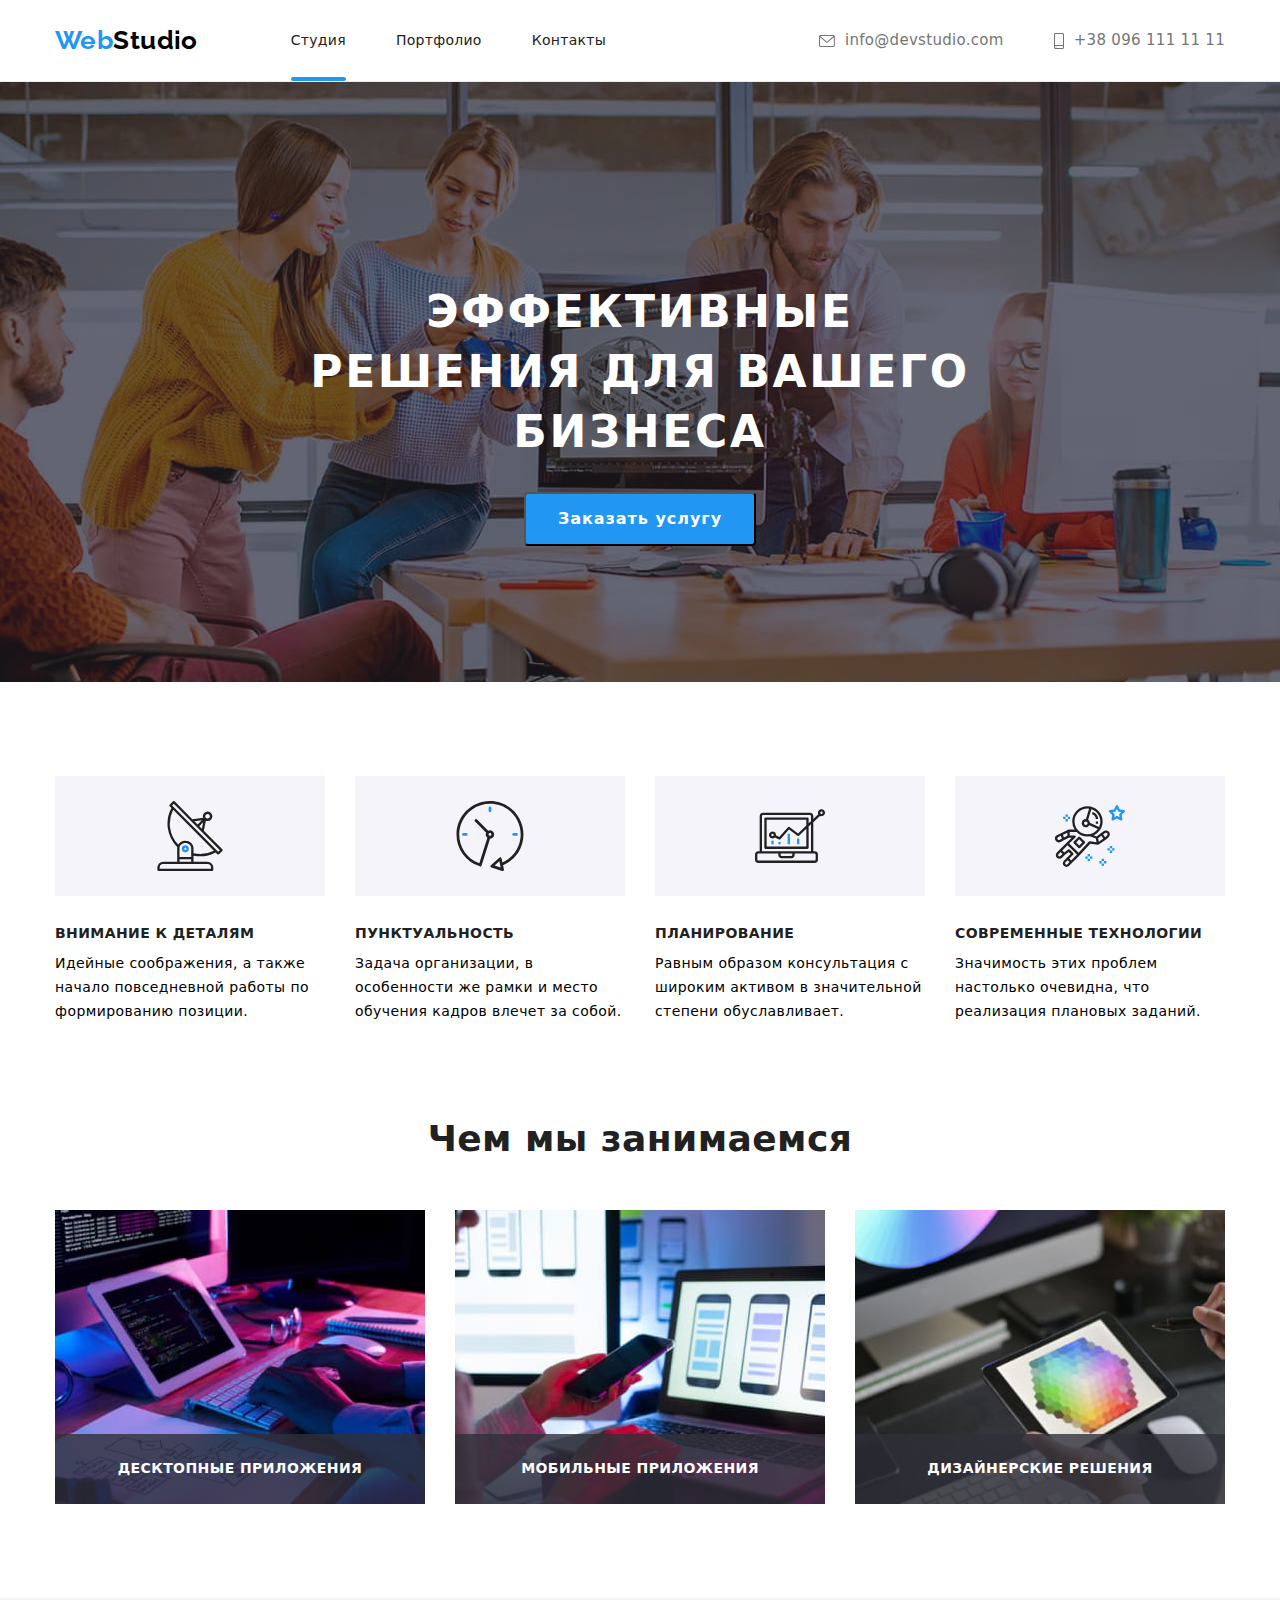
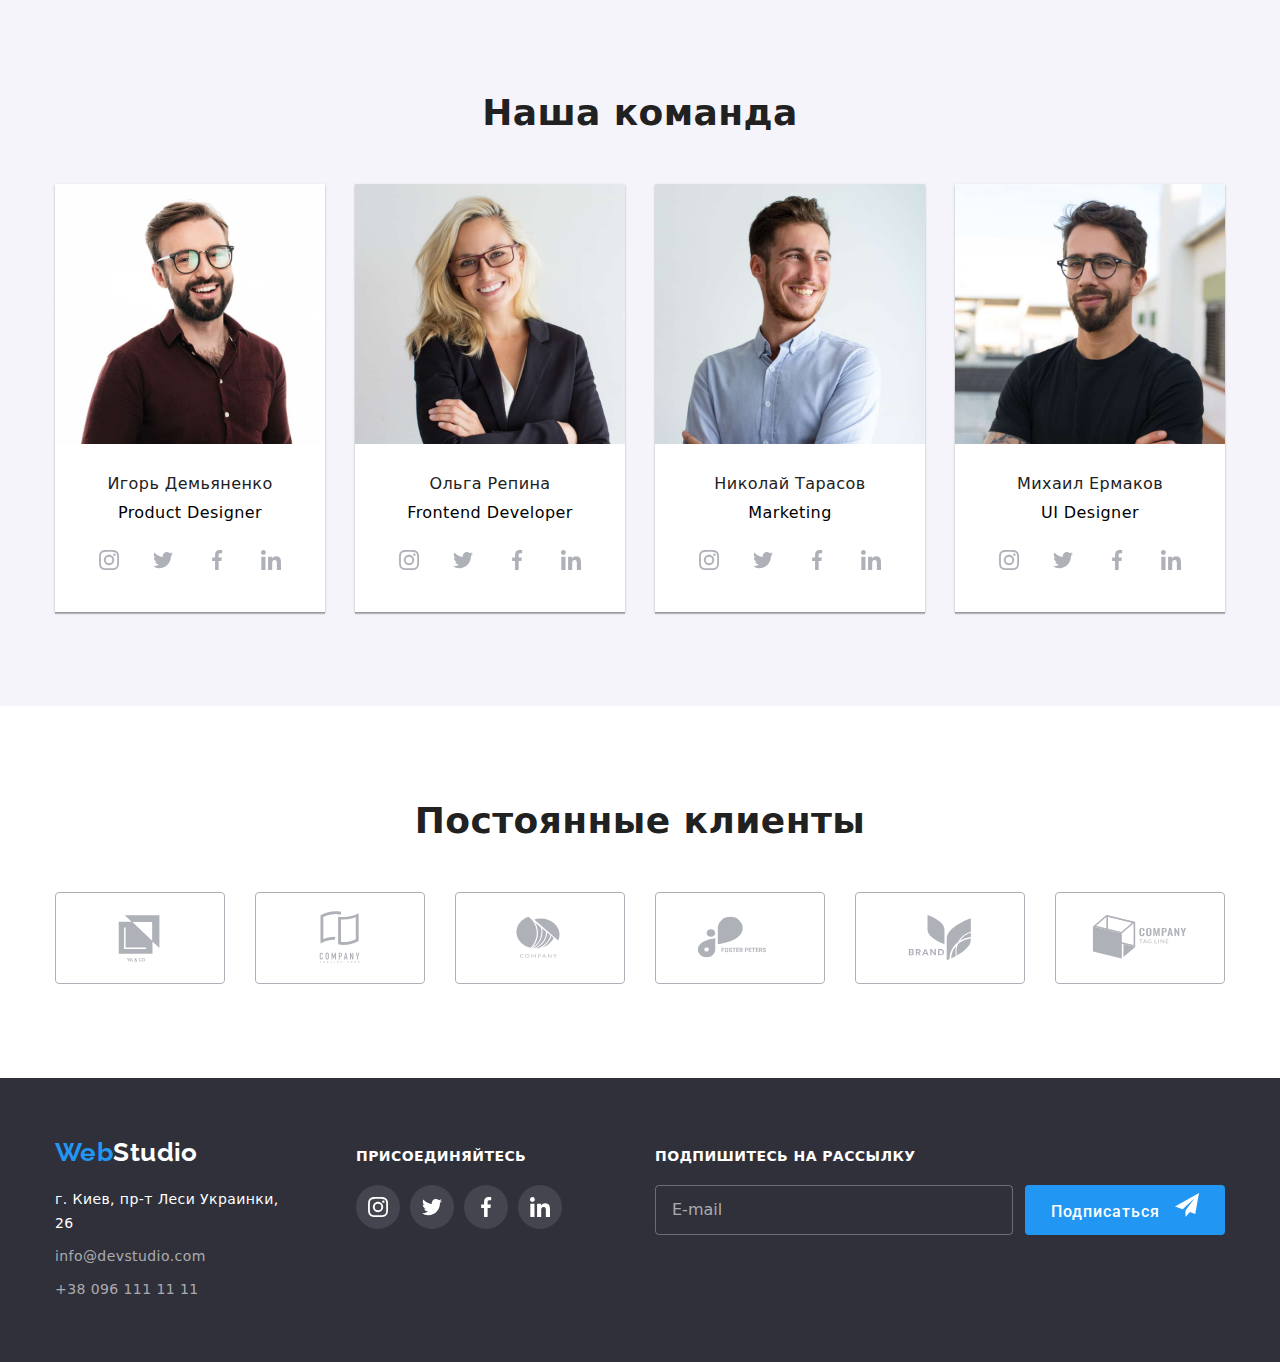
<file: index.html>
<!DOCTYPE html>
<html lang="ru">
  <head>
    <meta charset="UTF-8" />
    <meta http-equiv="X-UA-Compatible" content="IE=edge" />
    <meta name="viewport" content="width=device-width, initial-scale=1.0" />
    <title>Document</title>
    <link rel="preconnect" href="https://fonts.googleapis.com" />
    <link rel="preconnect" href="https://fonts.gstatic.com" crossorigin />
    <link
      href="https://fonts.googleapis.com/css2?family=Raleway:wght@700&family=Roboto:wght@400;500;700;900&display=swap"
      rel="stylesheet"
    />
    <link
      href="https://cdnjs.cloudflare.com/ajax/libs/modern-normalize/1.1.0/modern-normalize.min.css"
      rel="stylesheet"
    />
    <link rel="stylesheet" href="./css/styles.css" />
  </head>
  <body>
    <header class="header">
      <div class="container header-container">
        <nav class="main-nav">
          <a class="link logo" href="./index.html"><span class="logo-web">Web</span>Studio</a>
          <ul class="site-nav list">
            <li class="item"><a href="./index.html" class="link active">Студия</a></li>
            <li class="item"><a href="./portfolio.html" class="link">Портфолио</a></li>
            <li class="item"><a href="" class="link">Контакты</a></li>
          </ul>
        </nav>
        <ul class="address-nav list">
          <li class="item">
            <a href="mailto:info@devstudio.com" class="link mail-link">
              <svg class="icon-mail" width="16" height="12">
                <use href="./images/icons.svg#icon-envelope"></use>
              </svg>
              info@devstudio.com</a
            >
          </li>
          <li class="item">
            <a href="tel:+380961111111" class="link phone-link">
              <svg class="icon-phone" width="10" height="16">
                <use href="./images/icons.svg#icon-smartphone"></use>
              </svg>
              +38 096 111 11 11</a
            >
          </li>
        </ul>
      </div>
    </header>
    <main>
      <!-- Hero -->
      <section class="hero overlay">
        <div class="hero-title-container">
          <h1 class="hero-title">Эффективные решения для вашего бизнеса</h1>
        </div>
        <button data-modal-open type="button" class="hero-button">Заказать услугу</button>
      </section>
      <!-- Benefits section -->
      <section class="section">
        <div class="container">
          <h2 class="visually-hidden">Преимущества</h2>
          <ul class="list benefit-list">
            <li class="item">
              <div class="benefit-thumb">
                <svg width="70" height="70">
                  <use href="./images/icons.svg#icon-antenna"></use>
                </svg>
              </div>
              <h3 class="title">Внимание к деталям</h3>
              <p class="description">
                Идейные соображения, а также начало повседневной работы по формированию позиции.
              </p>
            </li>
            <li class="item">
              <div class="benefit-thumb">
                <svg width="70" height="70">
                  <use href="./images/icons.svg#icon-clock"></use>
                </svg>
              </div>
              <h3 class="title">Пунктуальность</h3>
              <p class="description">
                Задача организации, в особенности же рамки и место обучения кадров влечет за собой.
              </p>
            </li>
            <li class="item">
              <div class="benefit-thumb">
                <svg width="70" height="70">
                  <use href="./images/icons.svg#icon-diagram"></use>
                </svg>
              </div>
              <h3 class="title">Планирование</h3>
              <p class="description">
                Равным образом консультация с широким активом в значительной степени обуславливает.
              </p>
            </li>
            <li class="item">
              <div class="benefit-thumb">
                <svg width="70" height="70">
                  <use href="./images/icons.svg#icon-astronaut"></use>
                </svg>
              </div>
              <h3 class="title">Современные технологии</h3>
              <p class="description">
                Значимость этих проблем настолько очевидна, что реализация плановых заданий.
              </p>
            </li>
          </ul>
        </div>
      </section>
      <!-- Our work -->
      <section class="section no-top-padding">
        <div class="container">
          <h2 class="section-title centered">Чем мы занимаемся</h2>
          <ul class="list work-list">
            <li class="item">
              <a href=""
                ><div class="work-thumb">
                  <img
                    class="work-img"
                    src="./images/work/laptop.jpg"
                    alt="Laptop markup"
                    width="370"
                    height="294"
                  />
                  <div class="work-label">Десктопные приложения</div>
                </div></a
              >
            </li>
            <li class="item">
              <a href=""
                ><div class="work-thumb">
                  <img
                    class="work-img"
                    src="./images/work/mobile.jpg"
                    alt="Mobile markup"
                    width="370"
                    height="294"
                  />
                  <div class="work-label">Мобильные приложения</div>
                </div></a
              >
            </li>
            <li class="item">
              <a href=""
                ><div class="work-thumb">
                  <img
                    class="work-img"
                    src="./images/work/tablet.jpg"
                    alt="Tablet markup"
                    width="370"
                    height="294"
                  />
                  <div class="work-label">Дизайнерские решения</div>
                </div></a
              >
            </li>
          </ul>
        </div>
      </section>
      <!-- Our team -->
      <section class="section team">
        <div class="container">
          <h2 class="section-title centered">Наша команда</h2>
          <ul class="list team-list">
            <li class="item">
              <a href="" class="link"
                ><img
                  src="./images/team/team-IgorDemianenko.jpg"
                  alt="Игорь Демьяненко"
                  width="270"
                  height="260"
              /></a>
              <div class="team-item-bottom">
                <h3 class="name">Игорь Демьяненко</h3>
                <p class="profession">Product Designer</p>
                <ul class="list socials-list">
                  <li>
                    <a href="" class="link socials-link">
                      <svg class="icon-socials" width="20" height="20">
                        <use href="./images/icons.svg#icon-instagram"></use>
                      </svg>
                    </a>
                  </li>
                  <li>
                    <a href="" class="link socials-link">
                      <svg class="icon-socials" width="20" height="20">
                        <use href="./images/icons.svg#icon-twitter"></use>
                      </svg>
                    </a>
                  </li>
                  <li>
                    <a href="" class="link socials-link">
                      <svg class="icon-socials" width="20" height="20">
                        <use href="./images/icons.svg#icon-facebook"></use>
                      </svg>
                    </a>
                  </li>
                  <li>
                    <a href="" class="link socials-link">
                      <svg class="icon-socials" width="20" height="20">
                        <use href="./images/icons.svg#icon-linkedin"></use>
                      </svg>
                    </a>
                  </li>
                </ul>
              </div>
            </li>
            <li class="item">
              <a href=""
                ><img
                  src="./images/team/team-OlgaRepina.jpg"
                  alt="Ольга Репина"
                  width="270"
                  height="260"
              /></a>
              <div class="team-item-bottom">
                <h3 class="name">Ольга Репина</h3>
                <p class="profession">Frontend Developer</p>
                <ul class="list socials-list">
                  <li>
                    <a href="" class="link socials-link">
                      <svg class="icon-socials" width="20" height="20">
                        <use href="./images/icons.svg#icon-instagram"></use>
                      </svg>
                    </a>
                  </li>
                  <li>
                    <a href="" class="link socials-link">
                      <svg class="icon-socials" width="20" height="20">
                        <use href="./images/icons.svg#icon-twitter"></use>
                      </svg>
                    </a>
                  </li>
                  <li>
                    <a href="" class="link socials-link">
                      <svg class="icon-socials" width="20" height="20">
                        <use href="./images/icons.svg#icon-facebook"></use>
                      </svg>
                    </a>
                  </li>
                  <li>
                    <a href="" class="link socials-link">
                      <svg class="icon-socials" width="20" height="20">
                        <use href="./images/icons.svg#icon-linkedin"></use>
                      </svg>
                    </a>
                  </li>
                </ul>
              </div>
            </li>
            <li class="item">
              <a href=""
                ><img
                  src="./images/team/team-NikolajTarasov.jpg"
                  alt="Николай Тарасов"
                  width="270"
                  height="260"
              /></a>
              <div class="team-item-bottom">
                <h3 class="name">Николай Тарасов</h3>
                <p class="profession">Marketing</p>
                <ul class="list socials-list">
                  <li>
                    <a href="" class="link socials-link">
                      <svg class="icon-socials" width="20" height="20">
                        <use href="./images/icons.svg#icon-instagram"></use>
                      </svg>
                    </a>
                  </li>
                  <li>
                    <a href="" class="link socials-link">
                      <svg class="icon-socials" width="20" height="20">
                        <use href="./images/icons.svg#icon-twitter"></use>
                      </svg>
                    </a>
                  </li>
                  <li>
                    <a href="" class="link socials-link">
                      <svg class="icon-socials" width="20" height="20">
                        <use href="./images/icons.svg#icon-facebook"></use>
                      </svg>
                    </a>
                  </li>
                  <li>
                    <a href="" class="link socials-link">
                      <svg class="icon-socials" width="20" height="20">
                        <use href="./images/icons.svg#icon-linkedin"></use>
                      </svg>
                    </a>
                  </li>
                </ul>
              </div>
            </li>
            <li class="item">
              <a href=""
                ><img
                  src="./images/team/team-MihailErmakov.jpg"
                  alt="Михаил Ермаков"
                  width="270"
                  height="260"
              /></a>
              <div class="team-item-bottom">
                <h3 class="name">Михаил Ермаков</h3>
                <p class="profession">UI Designer</p>
                <ul class="list socials-list">
                  <li>
                    <a href="" class="link socials-link">
                      <svg class="icon-socials" width="20" height="20">
                        <use href="./images/icons.svg#icon-instagram"></use>
                      </svg>
                    </a>
                  </li>
                  <li>
                    <a href="" class="link socials-link">
                      <svg class="icon-socials" width="20" height="20">
                        <use href="./images/icons.svg#icon-twitter"></use>
                      </svg>
                    </a>
                  </li>
                  <li>
                    <a href="" class="link socials-link">
                      <svg class="icon-socials" width="20" height="20">
                        <use href="./images/icons.svg#icon-facebook"></use>
                      </svg>
                    </a>
                  </li>
                  <li>
                    <a href="" class="link socials-link">
                      <svg class="icon-socials" width="20" height="20">
                        <use href="./images/icons.svg#icon-linkedin"></use>
                      </svg>
                    </a>
                  </li>
                </ul>
              </div>
            </li>
          </ul>
        </div>
      </section>
      <!-- Our clients -->
      <section class="section clients">
        <div class="container">
          <h2 class="section-title centered">Постоянные клиенты</h2>
          <ul class="list client-list">
            <li class="item">
              <a href="" class="link client-link">
                <svg class="icon-client" width="106" height="60">
                  <use href="./images/icons.svg#icon-client1"></use>
                </svg>
              </a>
            </li>
            <li class="item">
              <a href="" class="link client-link">
                <svg class="icon-client" width="106" height="60">
                  <use href="./images/icons.svg#icon-client2"></use>
                </svg>
              </a>
            </li>
            <li class="item">
              <a href="" class="link client-link">
                <svg class="icon-client" width="106" height="60">
                  <use href="./images/icons.svg#icon-client3"></use>
                </svg>
              </a>
            </li>
            <li class="item">
              <a href="" class="link client-link">
                <svg class="icon-client" width="106" height="60">
                  <use href="./images/icons.svg#icon-client4"></use>
                </svg>
              </a>
            </li>
            <li class="item">
              <a href="" class="link client-link">
                <svg class="icon-client" width="106" height="60">
                  <use href="./images/icons.svg#icon-client5"></use>
                </svg>
              </a>
            </li>
            <li class="item">
              <a href="" class="link client-link">
                <svg class="icon-client" width="106" height="60">
                  <use href="./images/icons.svg#icon-client6"></use>
                </svg>
              </a>
            </li>
          </ul>
        </div>
      </section>
    </main>
    <footer class="footer">
      <div class="container footer-container">
        <div class="address-box">
          <a class="link footer-logo" href="./index.html"
            ><span class="logo-web">Web</span>Studio</a
          >
          <ul class="footer-address-nav list">
            <li class="footer-item">
              <address class="link address">г. Киев, пр-т Леси Украинки, 26</address>
            </li>
            <li class="footer-item">
              <a href="mailto:info@devstudio.com" class="link">info@devstudio.com</a>
            </li>
            <li class="footer-item">
              <a href="tel:+380961111111" class="link">+38 096 111 11 11</a>
            </li>
          </ul>
        </div>
        <div class="soicals-box">
          <h3 class="socials-title">Присоединяйтесь</h3>
          <ul class="list socials-list">
            <li>
              <a href="" class="link socials-link footer-socials-link">
                <svg class="icon-socials icon-footer-socials" width="20" height="20">
                  <use href="./images/icons.svg#icon-instagram"></use>
                </svg>
              </a>
            </li>
            <li>
              <a href="" class="link socials-link footer-socials-link">
                <svg class="icon-socials icon-footer-socials" width="20" height="20">
                  <use href="./images/icons.svg#icon-twitter"></use>
                </svg>
              </a>
            </li>
            <li>
              <a href="" class="link socials-link footer-socials-link">
                <svg class="icon-socials icon-footer-socials" width="20" height="20">
                  <use href="./images/icons.svg#icon-facebook"></use>
                </svg>
              </a>
            </li>
            <li>
              <a href="" class="link socials-link footer-socials-link">
                <svg class="icon-socials icon-footer-socials" width="20" height="20">
                  <use href="./images/icons.svg#icon-linkedin"></use>
                </svg>
              </a>
            </li>
          </ul>
        </div>
        <div class="subscription-box">
          <h3 class="socials-title">Подпишитесь на рассылку</h3>
          <form class="form subscription-form">
            <div class="form-field email">
              <input class="email-input" type="email" name="mail" id="mail" placeholder="E-mail" />
            </div>
            <button class="button primary submit-button" type="submit">
              Подписаться
              <svg class="icon-send" width="24" height="24">
                <use href="./images/icons.svg#icon-send"></use>
              </svg>
            </button>
          </form>
        </div>
      </div>
    </footer>
    <div class="backdrop is-hidden" data-modal>
      <div class="modal">
        <button data-modal-close class="modal-close">
          <svg class="icon-close" width="18" height="18">
            <use href="./images/icons.svg#icon-close"></use>
          </svg>
        </button>
        <form action="#" class="form contact-form">
          <p class="form-header">Оставьте свои данные, мы вам перезвоним</p>
          <label class="form-field">
            <div class="form-label">Имя</div>
            <span class="input-box"
              ><input type="text" class="form-input" name="name" placeholder=" " />
              <svg class="icon-form icon-person">
                <use href="./images/icons.svg#icon-person"></use>
              </svg>
            </span>
          </label>
          <label class="form-field">
            <div class="form-label">Телефон</div>
            <span class="input-box">
              <input type="tel" class="form-input" name="tel" placeholder=" " />
              <svg class="icon-form icon-phone">
                <use href="./images/icons.svg#icon-phone"></use>
              </svg>
            </span>
          </label>
          <label class="form-field">
            <div class="form-label">Почта</div>
            <span class="input-box">
              <input type="email" class="form-input" name="mail" placeholder=" " />
              <svg class="icon-form icon-email">
                <use href="./images/icons.svg#icon-email"></use>
              </svg>
            </span>
          </label>
          <label class="form-field">
            <div class="form-label">Коментарий</div>
            <textarea
              class="comment"
              name="comment"
              id="comment"
              rows="8"
              placeholder="Введите текст"
            ></textarea>
          </label>
          <label class="form-field policy-label">
            <input class="policy-checkbox" type="checkbox" name="policy" />
            <svg class="checkbox-icon" width="16" height="15">
              <use href="./images/icons.svg#icon-full-check"></use>
            </svg>
            <span class="policy-text"
              >Соглашаюсь с рассылкой и принимаю
              <a href="" class="policy-link">Условия договора</a></span
            >
          </label>
          <div class="button-container">
            <button class="button primary send-button" type="submit">Отправить</button>
          </div>
        </form>
      </div>
    </div>
    <script src="./js/modal.js"></script>
  </body>
</html>
</file>
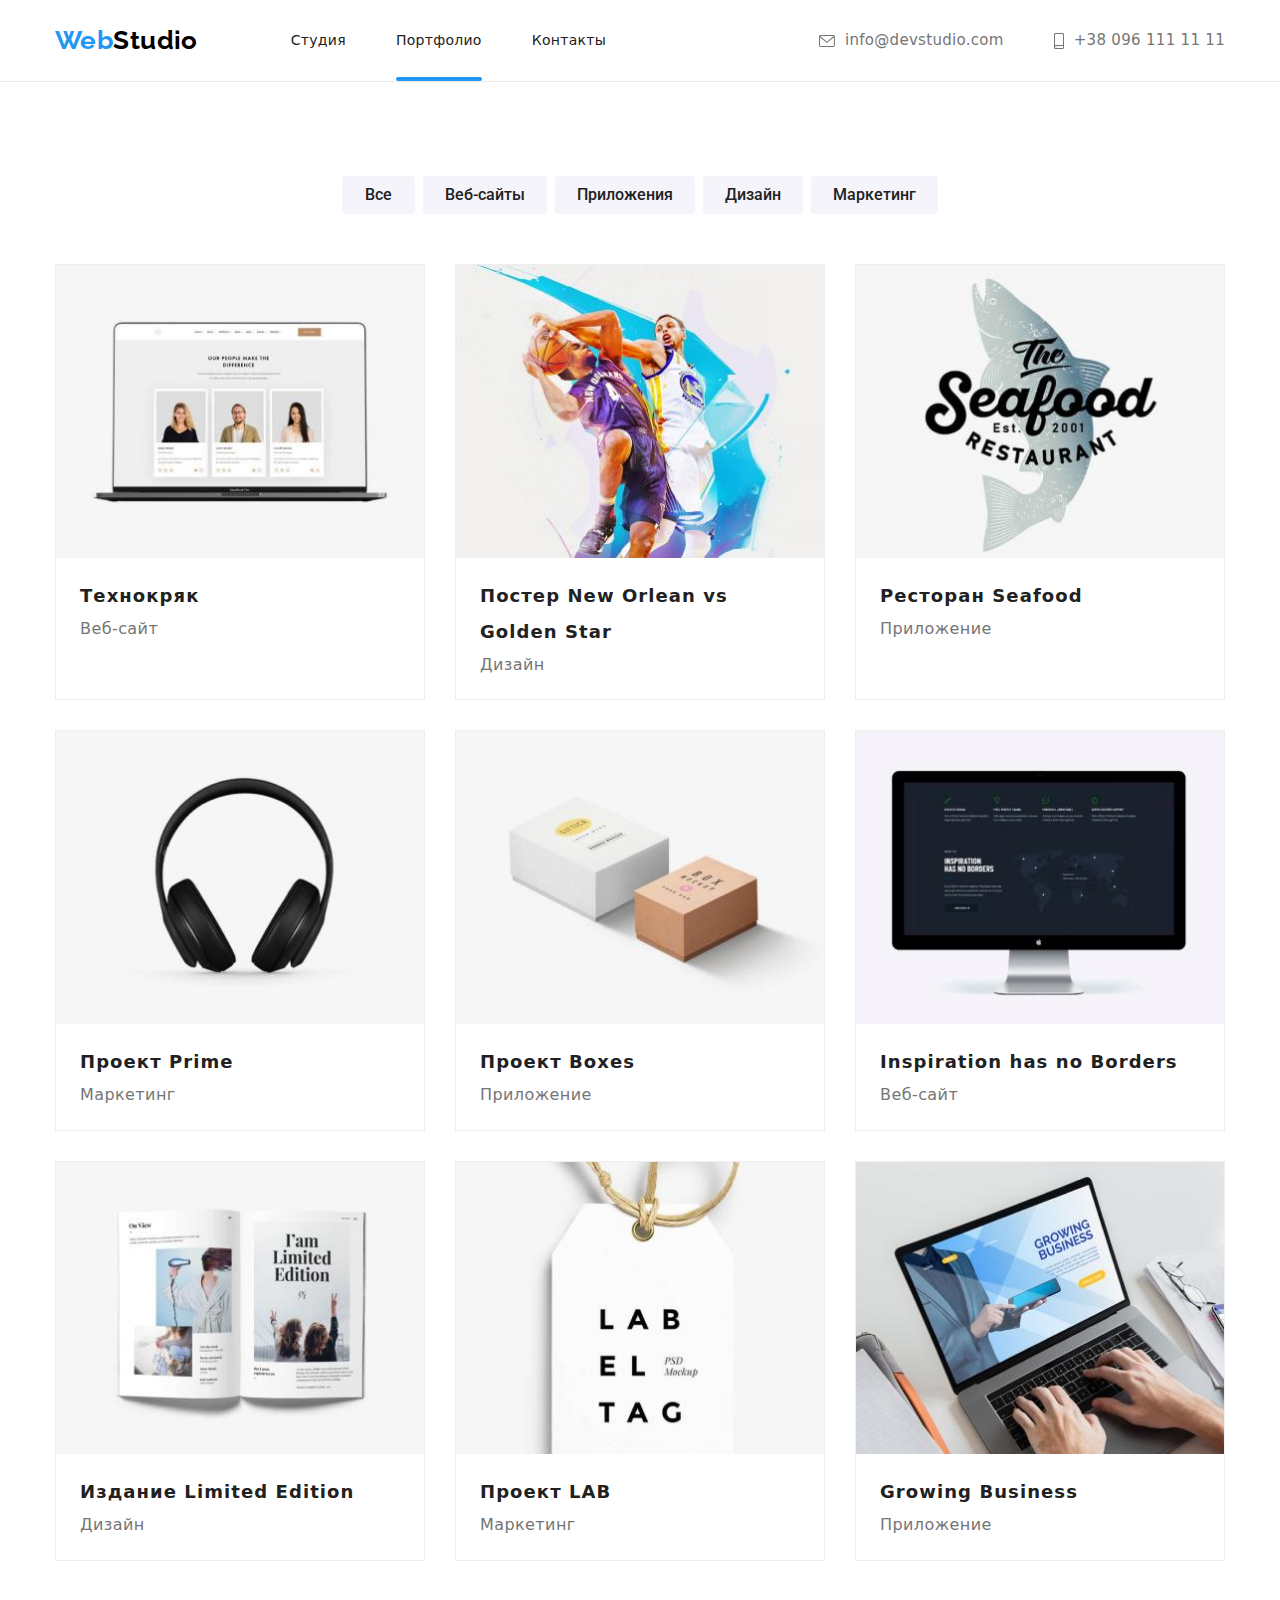
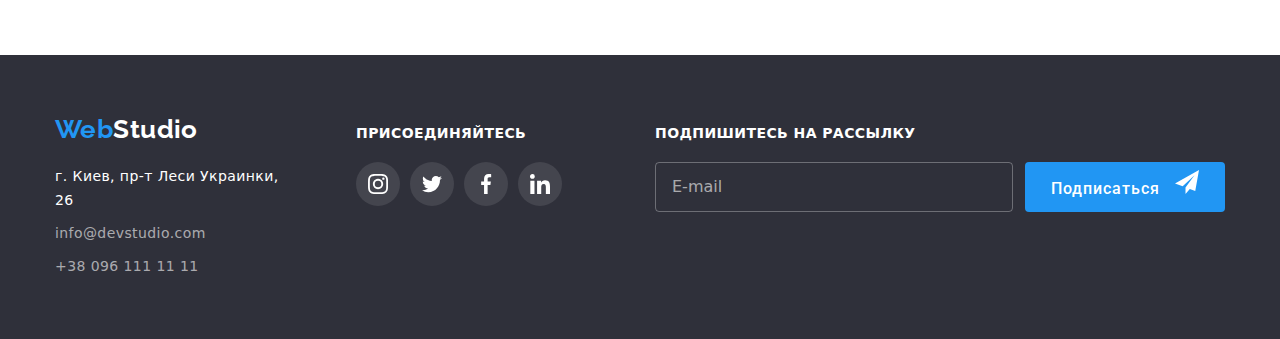
<file: portfolio.html>
<!DOCTYPE html>
<html lang="ru">
  <head>
    <meta charset="UTF-8" />
    <meta http-equiv="X-UA-Compatible" content="IE=edge" />
    <meta name="viewport" content="width=device-width, initial-scale=1.0" />
    <title>Document</title>
    <link rel="preconnect" href="https://fonts.googleapis.com" />
    <link rel="preconnect" href="https://fonts.gstatic.com" crossorigin />
    <link
      href="https://fonts.googleapis.com/css2?family=Raleway:wght@700&family=Roboto:wght@400;500;700;900&display=swap"
      rel="stylesheet"
    />
    <link
      rel="stylesheet"
      href="https://cdnjs.cloudflare.com/ajax/libs/modern-normalize/1.1.0/modern-normalize.min.css"
    />
    <link rel="stylesheet" href="./css/styles.css" />
  </head>
  <body>
    <header class="header">
      <div class="container header-container">
        <nav class="main-nav">
          <a class="link logo" href="./index.html"><span class="logo-web">Web</span>Studio</a>
          <ul class="site-nav list">
            <li class="item"><a href="./index.html" class="link">Студия</a></li>
            <li class="item"><a href="./portfolio.html" class="link active">Портфолио</a></li>
            <li class="item"><a href="" class="link">Контакты</a></li>
          </ul>
        </nav>
        <ul class="address-nav list">
          <li class="item">
            <a href="mailto:info@devstudio.com" class="link mail-link">
              <svg class="icon-mail" width="16" height="12">
                <use href="./images/icons.svg#icon-envelope"></use>
              </svg>
              info@devstudio.com</a
            >
          </li>
          <li class="item">
            <a href="tel:+380961111111" class="link phone-link">
              <svg class="icon-phone" width="10" height="16">
                <use href="./images/icons.svg#icon-smartphone"></use>
              </svg>
              +38 096 111 11 11</a
            >
          </li>
        </ul>
      </div>
    </header>
    <main>
      <!-- Projects -->
      <section class="section">
        <div class="container">
          <h1 class="section-title visually-hidden">Наши проекты</h1>
          <ul class="list filter-list">
            <li class="item"><button type="button" class="button">Все</button></li>
            <li class="item"><button type="button" class="button">Веб-сайты</button></li>
            <li class="item"><button type="button" class="button">Приложения</button></li>
            <li class="item"><button type="button" class="button">Дизайн</button></li>
            <li class="item"><button type="button" class="button">Маркетинг</button></li>
          </ul>
          <ul class="list project-list">
            <li class="item">
              <a href="" class="link">
                <div class="project-thumb">
                  <img
                    src="./images/projects/projects-img1.jpg"
                    alt="Портфолио членов команды"
                    width="370"
                    height="294"
                  />
                  <div class="project-overlay">
                    Технокряк это современная площадка распространения коронавируса. Компании
                    используют эту платформу для цифрового шпионажа и атак на защищённые сервера
                    конкурентов.
                  </div>
                </div>
                <div class="project-item-bottom">
                  <h2 class="title">Технокряк</h2>
                  <p class="description">Веб-сайт</p>
                </div>
              </a>
            </li>
            <li class="item">
              <a href="" class="link">
                <div class="project-thumb">
                  <img
                    src="./images/projects/projects-img2.jpg"
                    alt="Баскетбольный постер"
                    width="370"
                    height="294"
                  />
                  <div class="project-overlay">
                    Технокряк это современная площадка распространения коронавируса. Компании
                    используют эту платформу для цифрового шпионажа и атак на защищённые сервера
                    конкурентов.
                  </div>
                </div>
                <div class="project-item-bottom">
                  <h2 class="title">Постер New Orlean vs Golden Star</h2>
                  <p class="description">Дизайн</p>
                </div>
              </a>
            </li>
            <li class="item">
              <a href="" class="link">
                <div class="project-thumb">
                  <img
                    src="./images/projects/projects-img3.jpg"
                    alt="Логотип ресторана"
                    width="370"
                    height="294"
                  />
                  <div class="project-overlay">
                    Технокряк это современная площадка распространения коронавируса. Компании
                    используют эту платформу для цифрового шпионажа и атак на защищённые сервера
                    конкурентов.
                  </div>
                </div>
                <div class="project-item-bottom">
                  <h2 class="title">Ресторан Seafood</h2>
                  <p class="description">Приложение</p>
                </div>
              </a>
            </li>
            <li class="item">
              <a href="" class="link">
                <div class="project-thumb">
                  <img
                    src="./images/projects/projects-img4.jpg"
                    alt="Наушники"
                    width="370"
                    height="294"
                  />
                  <div class="project-overlay">
                    Технокряк это современная площадка распространения коронавируса. Компании
                    используют эту платформу для цифрового шпионажа и атак на защищённые сервера
                    конкурентов.
                  </div>
                </div>
                <div class="project-item-bottom">
                  <h2 class="title">Проект Prime</h2>
                  <p class="description">Маркетинг</p>
                </div>
              </a>
            </li>
            <li class="item">
              <a href="" class="link">
                <div class="project-thumb">
                  <img
                    alt="Коробки"
                    src="./images/projects/projects-img5.jpg"
                    width="370"
                    height="294"
                  />
                  <div class="project-overlay">
                    Технокряк это современная площадка распространения коронавируса. Компании
                    используют эту платформу для цифрового шпионажа и атак на защищённые сервера
                    конкурентов.
                  </div>
                </div>
                <div class="project-item-bottom">
                  <h2 class="title">Проект Boxes</h2>
                  <p class="description">Приложение</p>
                </div>
              </a>
            </li>
            <li class="item">
              <a href="" class="link">
                <div class="project-thumb">
                  <img
                    src="./images/projects/projects-img6.jpg"
                    alt="Монитор"
                    width="370"
                    height="294"
                  />
                  <div class="project-overlay">
                    Технокряк это современная площадка распространения коронавируса. Компании
                    используют эту платформу для цифрового шпионажа и атак на защищённые сервера
                    конкурентов.
                  </div>
                </div>
                <div class="project-item-bottom">
                  <h2 class="title">Inspiration has no Borders</h2>
                  <p class="description">Веб-сайт</p>
                </div>
              </a>
            </li>
            <li class="item">
              <a href="" class="link">
                <div class="project-thumb">
                  <img
                    src="./images/projects/projects-img7.jpg"
                    alt="Книга"
                    width="370"
                    height="294"
                  />
                  <div class="project-overlay">
                    Технокряк это современная площадка распространения коронавируса. Компании
                    используют эту платформу для цифрового шпионажа и атак на защищённые сервера
                    конкурентов.
                  </div>
                </div>
                <div class="project-item-bottom">
                  <h2 class="title">Издание Limited Edition</h2>
                  <p class="description">Дизайн</p>
                </div>
              </a>
            </li>
            <li class="item">
              <a href="" class="link">
                <div class="project-thumb">
                  <img
                    src="./images/projects/projects-img8.jpg"
                    alt="Визитка"
                    width="370"
                    height="294"
                  />
                  <div class="project-overlay">
                    Технокряк это современная площадка распространения коронавируса. Компании
                    используют эту платформу для цифрового шпионажа и атак на защищённые сервера
                    конкурентов.
                  </div>
                </div>
                <div class="project-item-bottom">
                  <h2 class="title">Проект LAB</h2>
                  <p class="description">Маркетинг</p>
                </div>
              </a>
            </li>
            <li class="item">
              <a href="" class="link">
                <div class="project-thumb">
                  <img
                    src="./images/projects/projects-img9.jpg"
                    alt="Ноутбук"
                    width="370"
                    height="294"
                  />
                  <div class="project-overlay">
                    Технокряк это современная площадка распространения коронавируса. Компании
                    используют эту платформу для цифрового шпионажа и атак на защищённые сервера
                    конкурентов.
                  </div>
                </div>
                <div class="project-item-bottom">
                  <h2 class="title">Growing Business</h2>
                  <p class="description">Приложение</p>
                </div>
              </a>
            </li>
          </ul>
        </div>
      </section>
    </main>
    <footer class="footer">
      <div class="container footer-container">
        <div class="address-box">
          <a class="link footer-logo" href="./index.html"
            ><span class="logo-web">Web</span>Studio</a
          >
          <ul class="footer-address-nav list">
            <li class="footer-item">
              <address class="link address">г. Киев, пр-т Леси Украинки, 26</address>
            </li>
            <li class="footer-item">
              <a href="mailto:info@devstudio.com" class="link">info@devstudio.com</a>
            </li>
            <li class="footer-item">
              <a href="tel:+380961111111" class="link">+38 096 111 11 11</a>
            </li>
          </ul>
        </div>
        <div class="soicals-box">
          <h3 class="socials-title">Присоединяйтесь</h3>
          <ul class="list socials-list">
            <li>
              <a href="" class="link socials-link footer-socials-link">
                <svg class="icon-socials icon-footer-socials" width="20" height="20">
                  <use href="./images/icons.svg#icon-instagram"></use>
                </svg>
              </a>
            </li>
            <li>
              <a href="" class="link socials-link footer-socials-link">
                <svg class="icon-socials icon-footer-socials" width="20" height="20">
                  <use href="./images/icons.svg#icon-twitter"></use>
                </svg>
              </a>
            </li>
            <li>
              <a href="" class="link socials-link footer-socials-link">
                <svg class="icon-socials icon-footer-socials" width="20" height="20">
                  <use href="./images/icons.svg#icon-facebook"></use>
                </svg>
              </a>
            </li>
            <li>
              <a href="" class="link socials-link footer-socials-link">
                <svg class="icon-socials icon-footer-socials" width="20" height="20">
                  <use href="./images/icons.svg#icon-linkedin"></use>
                </svg>
              </a>
            </li>
          </ul>
        </div>
        <div class="subscription-box">
          <h3 class="socials-title">Подпишитесь на рассылку</h3>
          <form class="form subscription-form">
            <div class="form-field email">
              <input class="email-input" type="email" name="mail" id="mail" placeholder="E-mail" />
            </div>
            <button class="button primary submit-button" type="submit">
              Подписаться
              <svg class="icon-send" width="24" height="24">
                <use href="./images/icons.svg#icon-send"></use>
              </svg>
            </button>
          </form>
        </div>
      </div>
    </footer>
  </body>
</html>
</file>
<file: css/styles.css>
:root {
  --primary-text-color: #757575;
  --title-text-color: #212121;
  --accent-color: #2196f3;
  --primary-white-color: #ffffff;
  --primary-bg-color: #f5f4fa;
  --secondary-bg-color: #2f303a;
  --timing-function: cubic-bezier(0.4, 0, 0.2, 1);
}

/* Reset styles */
h1,
h2,
h3,
h4,
h5,
h6,
p {
  margin: 0;
}

img {
  display: block;
  max-width: 100%;
  height: auto;
}

body {
  background-color: var(--primary-white-color);
  c

  font-family: Roboto, sans-serif;
  letter-spacing: 0.03em;
  font-size: 14px;
}

.container {
  width: 1200px;
  padding-left: 15px;
  padding-right: 15px;
  margin: 0 auto;
}

.visually-hidden {
  clip: rect(0 0 0 0);
  clip-path: inset(50%);
  height: 1px;
  overflow: hidden;
  position: absolute;
  white-space: nowrap;
  width: 1px;
}

/* List */

.list {
  margin: 0;
  padding: 0;
  list-style: none;
}

/* Link */

.link {
  text-decoration: none;
}

/* Button */

.button {
  min-width: 73px;
  padding: 6px 22px;
  border: none;
  border-radius: 4px;
  cursor: pointer;
  background-color: var(--primary-bg-color);
  color: var(--title-text-color);
  font-family: Roboto;
  font-weight: 500;
  font-size: 16px;
  line-height: 1.63;
  text-align: center;

  transition: background-color 250ms var(--timing-function), color 250ms var(--timing-function),
    box-shadow 250ms var(--timing-function);
}

.button.primary {
  background-color: var(--accent-color);
  color: var(--primary-white-color);
}

.button.secondary {
  background-color: var(--primary-bg-color);
  color: var(--title-text-color);
}

.button:hover,
.button:focus {
  background-color: var(--accent-color);
  color: var(--primary-white-color);
  box-shadow: 0px 2px 2px 0px #0000001f, 0px 1px 2px 0px #00000014, 0px 3px 1px 0px #0000001a;
}

/* Logo */

.logo {
  margin-right: 93px;
  padding-top: 24px;
  padding-bottom: 25px;

  color: #000000;
  font-family: Raleway;
  font-weight: 700;
  font-size: 26px;
  line-height: 1.19;
}

.logo-web {
  color: var(--accent-color);
}

/* Header */

.header {
  border-bottom: 1px solid #ececec;
}

/* Main nav */

.header-container {
  display: flex;
  align-items: center;
}

.main-nav {
  display: flex;
  align-items: center;
}

/* Site nav */

.site-nav {
  display: flex;
}

.site-nav .item + .item {
  margin-left: 50px;
}

.site-nav .link {
  position: relative;

  display: block;
  padding-top: 32px;
  padding-bottom: 32px;

  color: var(--title-text-color);
  font-weight: 500;
  line-height: 1.14;
  letter-spacing: 0.02em;

  transition: color 250ms var(--timing-function);
}

.site-nav .active::after {
  position: absolute;
  left: 0;
  bottom: 0;
  content: '';
  display: block;
  width: 100%;
  height: 4px;
  border-radius: 2px;
  background-color: var(--accent-color);
}

.site-nav .link:hover,
.site-nav .link:focus {
  color: var(--accent-color);
}

.address-nav {
  display: flex;
  margin-left: auto;
}

.address-nav .item + .item {
  display: block;
  margin-left: 50px;
}

.address-nav .link {
  display: block;
  padding-top: 32px;
  padding-bottom: 32px;

  color: var(--primary-text-color);
  font-weight: 500;
  font-size: 15px;
  line-height: 1.14;
  letter-spacing: 0.02em;
}

.address-nav .link {
  display: flex;
  align-items: center;

  transition: color 250ms var(--timing-function);
}

.address-nav .link:hover,
.address-nav .link:focus {
  color: var(--accent-color);
}

.mail-link:hover .icon-mail,
.mail-link:focus .icon-mail {
  fill: var(--accent-color);
}

.phone-link:hover .icon-phone,
.phone-link:focus .icon-phone {
  fill: var(--accent-color);
}

.icon-mail,
.icon-phone {
  margin-right: 10px;
  fill: var(--primary-text-color);
  transition: fill 250ms var(--timing-function);
}

/* Hero */

.overlay {
  max-width: 1600px;
  height: 600px;
  margin: 0 auto;
  background-repeat: no-repeat;
  background-image: linear-gradient(to right, rgba(47, 48, 58, 0.4), rgba(47, 48, 58, 0.4)),
    url(../images/hero-image.jpg);
  background-position: center;
  background-size: cover;
}

.hero {
  padding-top: 200px;
  padding-bottom: 200px;
  text-align: center;
}
.hero-title-container {
  width: 696px;
  margin-right: auto;
  margin-left: auto;
  margin-bottom: 30px;
}

.hero-title {
  margin-top: 0;
  margin-bottom: 30px;

  color: var(--primary-white-color);
  font-weight: 900;
  font-size: 44px;
  line-height: 1.36;
  text-align: center;
  letter-spacing: 0.06em;
  text-transform: uppercase;
}

.hero-button {
  display: inline-block;
  border-radius: 4px;
  padding: 10px 32px;
  min-width: 200px;

  cursor: pointer;
  color: var(--primary-white-color);
  font-weight: 700;
  font-size: 16px;
  line-height: 1.88;
  letter-spacing: 0.06em;
  background-color: var(--accent-color);
  text-align: center;

  transition: background-color 250ms var(--timing-function);
}

.hero-button:hover {
  background-color: #188ce8;
}

/* Section */

.section {
  padding-top: 94px;
  padding-bottom: 94px;
}

.section.no-top-padding {
  padding-top: 0;
}

.section-title {
  margin-top: 0;
  margin-bottom: 50px;

  color: var(--title-text-color);
  font-weight: 700;
  font-size: 36px;
  line-height: 1.17;
  text-align: center;
}

.section-title.centered {
  text-align: center;
}

/* Benefits */

.benefit-list {
  display: flex;
  flex-wrap: wrap;
  margin-left: -30px;
}

.benefit-list .item {
  width: 270px;
  margin-left: 30px;
}

.benefit-thumb {
  display: flex;
  height: 120px;
  justify-content: center;
  align-items: center;
  background-color: var(--primary-bg-color);
}

.benefit-list .title {
  margin-top: 30px;
  margin-bottom: 10px;

  color: var(--title-text-color);
  font-weight: 700;
  font-size: 14px;
  line-height: 1.14;
  text-transform: uppercase;
}

.benefit-list .description {
  line-height: 1.71;
}

/* Work */

.work-list {
  display: flex;
  flex-wrap: wrap;
  margin-left: -30px;
}

.work-list .item {
  margin-left: 30px;
}

.work-thumb {
  position: relative;
}

.work-label {
  position: absolute;
  bottom: 0;
  height: 70px;
  width: 100%;
  background-color: rgba(47, 48, 58, 0.8);
  padding-top: 27px;
  padding-bottom: 27px;
  font-weight: 700;
  font-size: 14px;
  line-height: 1.14;
  text-align: center;
  text-transform: uppercase;

  color: #ffffff;
}

/* Team */

.team {
  background-color: var(--primary-bg-color);
}

.team-list {
  display: flex;
  flex-wrap: wrap;
  margin-left: -30px;
}

.team-list .item {
  flex-basis: calc(100% / 4-30px);
  margin-left: 30px;
  box-shadow: 0px 1px 3px rgba(0, 0, 0, 0.12), 0px 1px 1px rgba(0, 0, 0, 0.14),
    0px 2px 1px rgba(0, 0, 0, 0.2);
}

.team-list .name {
  margin-bottom: 10px;

  color: var(--title-text-color);
  font-weight: 500;
  font-size: 16px;
  line-height: 1.19;
  text-align: center;
}

.team-list .profession {
  margin-bottom: 16px;
  font-size: 16px;
  line-height: 1.19;
  text-align: center;
}

.team-item-bottom {
  padding-top: 30px;
  padding-bottom: 30px;
  background-color: #fff;
}

.socials-list {
  display: flex;
  justify-content: center;
}

.socials-list li:not(:last-child) {
  margin-right: 10px;
}

.socials-link {
  display: flex;
  justify-content: center;
  align-items: center;
  width: 44px;
  height: 44px;
  border: none;
  border-radius: 50%;
  transition: background-color 250ms var(--timing-function);

  /* Section */
}

.icon-socials {
  fill: #afb1b8;
  transition: fill 250ms var(--timing-function);
}

.socials-link:hover,
.socials-link:focus {
  background-color: var(--accent-color);
}

.socials-link:hover .icon-socials,
.socials-link:focus .icon-socials {
  fill: var(--primary-white-color);
}

/* Clients */

.client-list {
  display: flex;
  flex-wrap: wrap;
  margin-left: -30px;
}

.client-link {
  display: flex;
  justify-content: center;
  align-items: center;
  width: 170px;
  height: 92px;
  border: 1px solid #afb1b8;
  border-radius: 4px;
  margin-left: 30px;

  transition: border-color 250ms var(--timing-function);
}

.icon-client {
  fill: #afb1b8;
  transition: fill 250ms var(--timing-function);
}

.client-link:hover,
.client-link:focus {
  border-color: var(--accent-color);
}

.client-link:hover .icon-client,
.client-link:focus .icon-client {
  fill: var(--accent-color);
}

/* Projects */

.filter-list {
  display: flex;
  justify-content: center;
  margin-bottom: 50px;
  margin-left: -8px;
}

.filter-list .item {
  flex-basis: calc(100% / 5-8px);
  margin-left: 8px;
}

.project-list {
  display: flex;
  flex-wrap: wrap;
  margin-left: -30px;
  margin-bottom: -30px;
}

.project-list .item {
  width: 370px;
  margin-left: 30px;
  margin-bottom: 30px;
  border: 1px solid #eeeeee;

  transition: box-shadow 250ms var(--timing-function);
}

.project-list .item:hover,
.project-list .item:focus {
  box-shadow: 0px 1px 1px rgba(0, 0, 0, 0.12), 0px 4px 4px rgba(0, 0, 0, 0.06),
    1px 4px 6px rgba(0, 0, 0, 0.16);
}

.project-list .item:hover .project-overlay,
.project-list .item:focus .project-overlay {
  transform: translateY(-100%);
}

.project-thumb {
  position: relative;
  overflow: hidden;
}

.project-overlay {
  position: absolute;
  display: inline-block;
  content: '';
  width: 100%;
  height: 100%;
  padding: 63px 24px;
  background: rgba(33, 150, 243, 0.9);
  color: var(--primary-white-color);
  font-size: 18px;
  line-height: 1.56;
  letter-spacing: 0.03em;
  transform: translateY(100%);
  transition: transform 250ms var(--timing-function);
}

.project-list .title {
  color: var(--title-text-color);
  font-weight: 700;
  font-size: 18px;
  line-height: 2;
  letter-spacing: 0.06em;
}

.project-list .description {
  color: var(--primary-text-color);
  font-size: 16px;
  line-height: 1.87;
}

.project-item-bottom {
  padding: 20px 24px;
}

/* Footer */

.footer {
  padding-top: 60px;
  padding-bottom: 60px;
  background-color: var(--secondary-bg-color);
}

.footer-container {
  display: flex;
  align-items: baseline;
}

.address-box {
  margin-right: 70px;
}

.footer-logo {
  display: block;
  margin-bottom: 20px;

  font-family: Raleway;
  font-weight: 700;
  font-size: 26px;

  color: var(--primary-white-color);
}

.footer-item:not(:last-child) {
  margin-bottom: 9px;
}

.footer-address-nav .link {
  font-style: normal;
  color: rgba(255, 255, 255, 0.6);
  line-height: 1.71;

  transition: color 250ms var(--timing-function);
}

.link.address {
  color: var(--primary-white-color);
}

.footer-address-nav .link:hover,
.footer-address-nav .link:focus {
  color: var(--accent-color);
}

.socials-title {
  margin-bottom: 20px;
  font-size: 14px;
  font-weight: 700;
  line-height: 1.14;
  letter-spacing: 0.03em;
  text-transform: uppercase;
  color: var(--primary-white-color);
}

.footer-socials-link {
  background-color: rgba(255, 255, 255, 0.1);
}

.icon-footer-socials {
  fill: var(--primary-white-color);
}

.subscription-form {
  display: flex;
}

.form-field.email {
  position: relative;
  min-width: 358px;
  min-height: 50px;
  margin-right: 12px;
  border: 1px solid rgba(255, 255, 255, 0.3);
  border-radius: 4px;
}

.email-input::placeholder {
  font-size: 16px;
  line-height: 1.25;
  color: rgba(255, 255, 255, 0.6);
}

.email-input {
  width: 100%;
  height: 100%;
  background-color: inherit;
  border: none;
  padding-left: 16px;
  padding-right: 16px;
  color: var(--primary-white-color);
  outline: none;
}

.submit-button {
  min-width: 200px;
  height: 50px;
  font-size: 16px;
  line-height: 1.87;
  text-align: center;
  letter-spacing: 0.06em;
}

.icon-send {
  margin-left: 10px;
}

.backdrop {
  position: fixed;
  top: 0;
  left: 0;
  width: 100%;
  height: 100%;
  background-color: rgba(0, 0, 0, 0.2);

  opacity: 1;
  transition: opacity 250ms var(--timing-function);
}

.backdrop.is-hidden {
  opacity: 0;
  pointer-events: none;
}

.backdrop.is-hidden .modal {
  transform: translate(-50%, -50%) scale(0.5);
}

.modal {
  position: absolute;
  top: 50%;
  left: 50%;

  min-height: 581px;
  min-width: 528px;
  border-radius: 4px;
  background-color: var(--primary-white-color);
  padding: 41px;

  transform: translate(-50%, -50%) scale(1);
  transition: transform 250ms var(--timing-function);
}

.modal-close {
  position: absolute;
  top: 8px;
  right: 8px;
  width: 30px;
  height: 30px;
  display: flex;
  justify-content: center;
  align-items: center;
  background-color: var(--primary-white-color);
  border: 1px solid rgba(0, 0, 0, 0.1);
  border-radius: 50%;
}

.icon-close {
  transition: fill 250ms var(--timing-function);
}

.modal-close:hover .icon-close,
.modal-close:focus .icon-close {
  fill: var(--accent-color);
}

.subscription-box {
  margin-left: 93px;
}

textarea {
  resize: none;
}

.contact-form {
  margin-left: auto;
  margin-right: auto;
}

.form-header {
  color: var(--title-text-color);
  font-weight: 700;
  font-size: 20px;
  line-height: 1.15;
  text-align: center;
  margin-bottom: 12px;
}

.form-field {
  display: block;
  margin-bottom: 10px;
}

.input-box {
  position: relative;
  display: block;
}

.form-label {
  font-size: 12px;
  line-height: 1.17;
  letter-spacing: 0.01em;
  margin-bottom: 4px;
}

.form-input {
  width: 100%;
  min-height: 40px;
  margin: 0;
  border: 1px solid rgba(33, 33, 33, 0.2);
  border-radius: 4px;
  padding-left: 38px;
  padding-right: 12px;
  transition: border 250ms var(--timing-function);
}

.comment {
  width: 100%;
  min-height: 40px;
  margin: 0;
  border: 1px solid rgba(33, 33, 33, 0.2);
  border-radius: 4px;
  padding: 12px 16px;
}

.comment::placeholder {
  font-size: 14px;
  line-height: 1.14;
  letter-spacing: 0.01em;
  color: rgba(117, 117, 117, 0.5);
}

.icon-form {
  position: absolute;
  top: 50%;
  left: 12px;

  display: inline-block;
  width: 18px;
  height: 18px;

  transform: translateY(-50%);
  transition: fill 250ms var(--timing-function);
}

.form-input:focus ~ .icon-form {
  fill: var(--accent-color);
}

.form-input:focus,
.comment:focus {
  outline: none;
  border: 1px solid var(--accent-color);
}

.policy-label {
  display: flex;
  align-items: center;
}

.policy-checkbox {
  position: absolute;
  width: 1px;
  height: 1px;
  margin: -1px;
  border: 0;
  padding: 0;
  clip: rect(0 0 0 0);
  overflow: hidden;
}

.checkbox-icon {
  display: block;
  width: 16px;
  height: 15px;
  margin-left: 12px;
  margin-right: 8px;

  border: 2px solid var(--title-text-color);
  border-radius: 2px;
}

.policy-checkbox:checked + .checkbox-icon {
  border-color: var(--accent-color);
  background-color: var(--accent-color);
  background-size: contain;
  background-origin: border-box;
}

.policy-text {
  line-height: 1.71;
}

.policy-link {
  color: var(--accent-color);
}

.button-container {
  width: 100%;
  display: flex;
  justify-content: center;
  margin-top: 30px;
}

.send-button {
  min-width: 200px;
  min-height: 50px;
  font-weight: 700;
  font-size: 16px;
  line-height: 1.87;
  align-items: center;
  text-align: center;
  letter-spacing: 0.06em;
}
</file>
